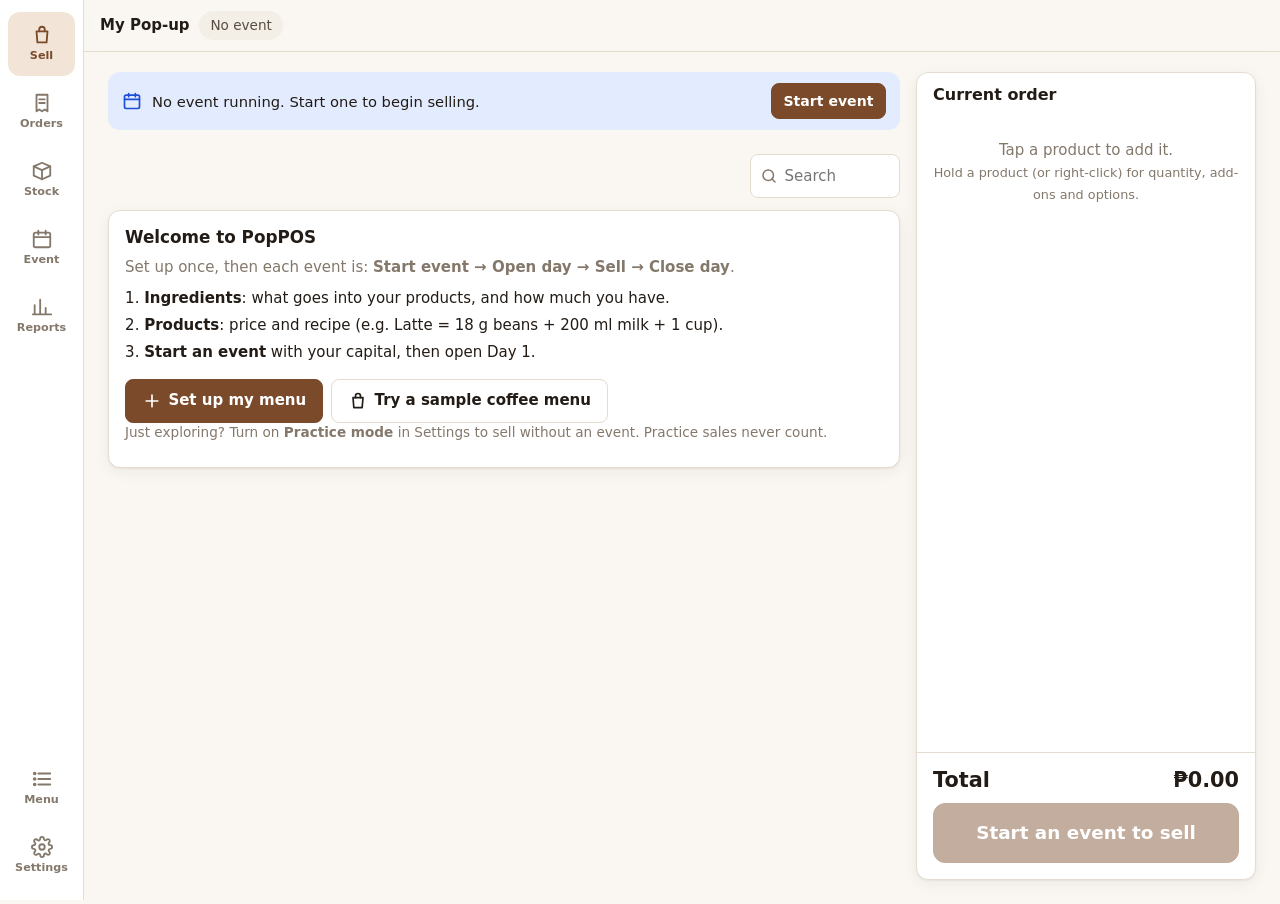
<file: index.html>
<!doctype html>
<html lang="en">
<head>
    <meta charset="utf-8">
    <meta name="viewport" content="width=device-width, initial-scale=1, viewport-fit=cover">
    <title>PopPOS</title>
    <meta name="description" content="Offline point-of-sale and inventory for pop-ups, markets and small cafés.">
    <meta name="theme-color" content="#faf7f2">
    <meta name="mobile-web-app-capable" content="yes">
    <meta name="apple-mobile-web-app-capable" content="yes">
    <meta name="apple-mobile-web-app-status-bar-style" content="default">
    <meta name="apple-mobile-web-app-title" content="PopPOS">
    <link rel="manifest" href="manifest.webmanifest">
    <link rel="icon" href="icons/icon.svg" type="image/svg+xml">
    <link rel="apple-touch-icon" href="icons/icon-192.png">
    <link rel="stylesheet" href="css/app.css">
</head>
<body>
    <div class="shell">
        <nav id="nav" class="nav" aria-label="Main"></nav>
        <div class="main">
            <header id="status" class="status"></header>
            <main id="view" class="view"></main>
        </div>
    </div>
    <div id="modals"></div>
    <div id="toasts" class="toasts" aria-live="polite"></div>
    <div id="tip" class="tip" role="tooltip" hidden></div>
    <noscript><p style="padding:2rem">PopPOS needs JavaScript enabled.</p></noscript>
    <script type="module" src="js/app.js"></script>
</body>
</html>
</file>
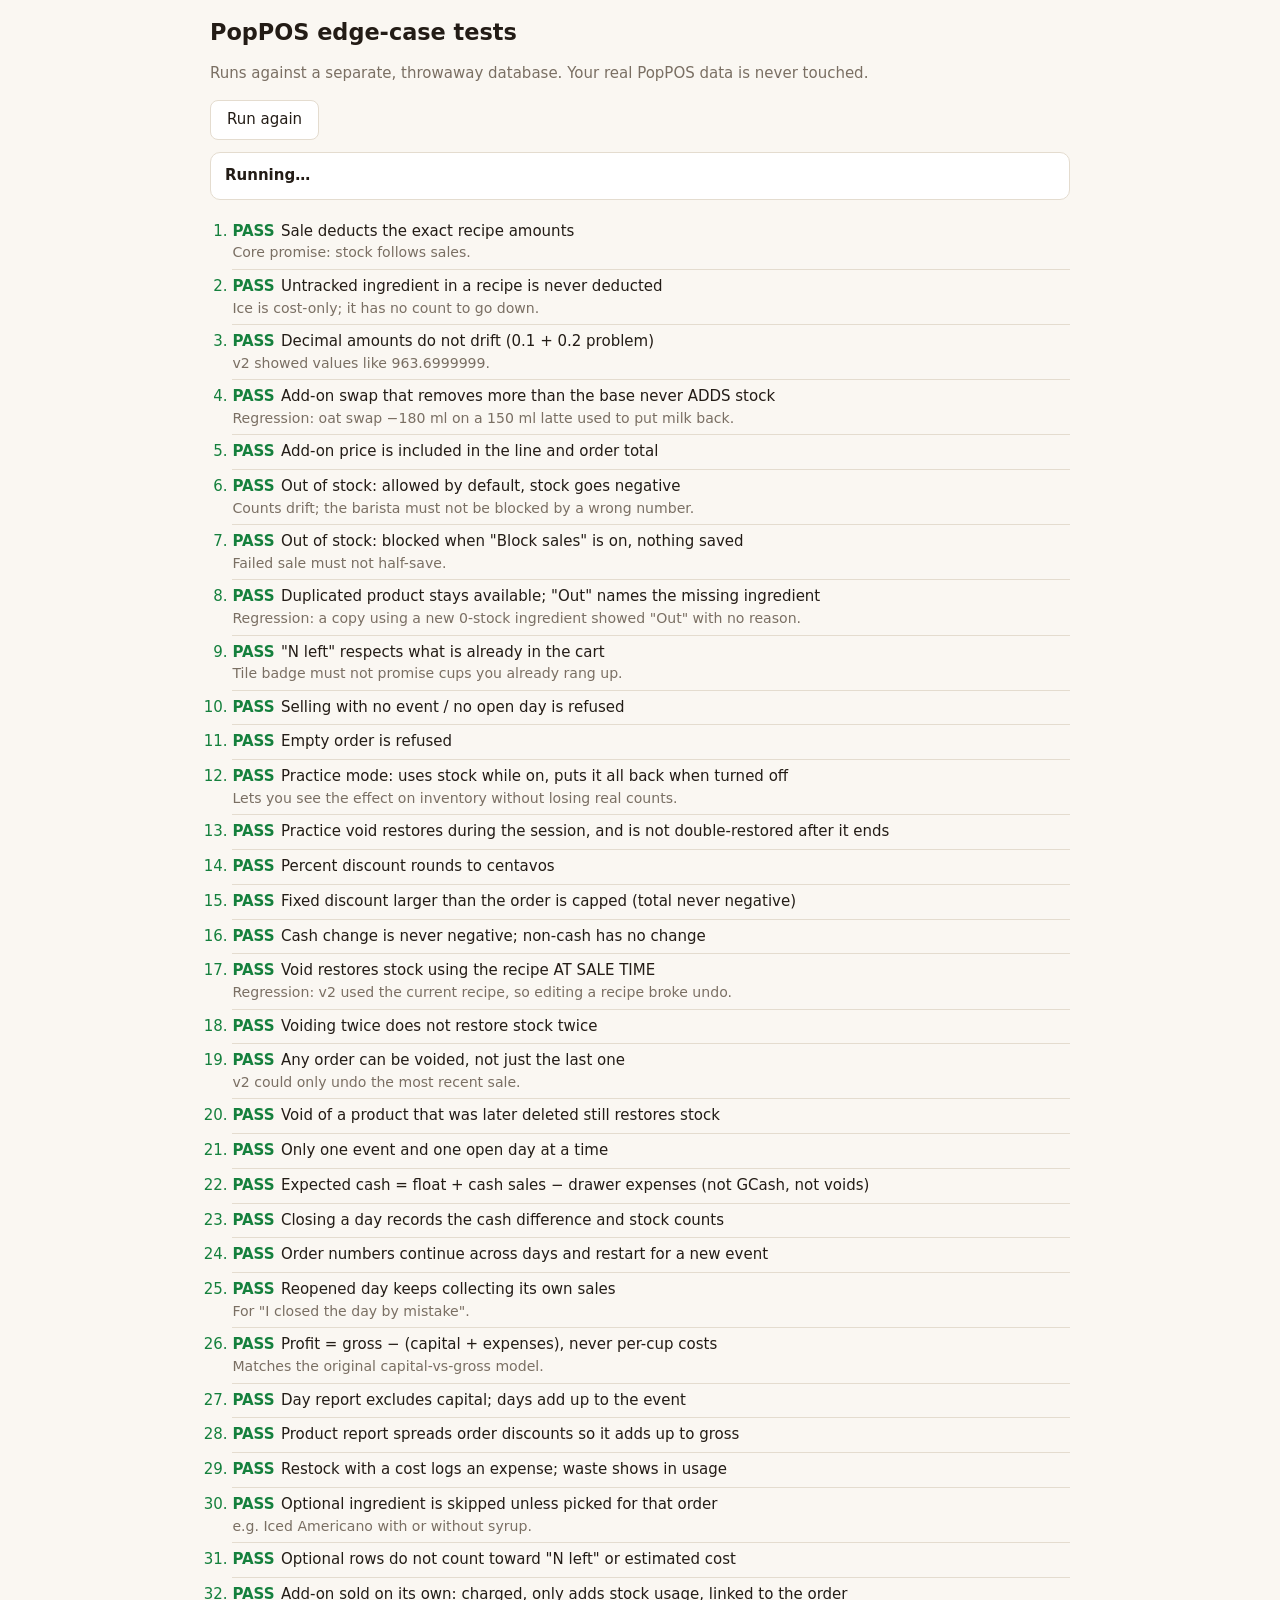
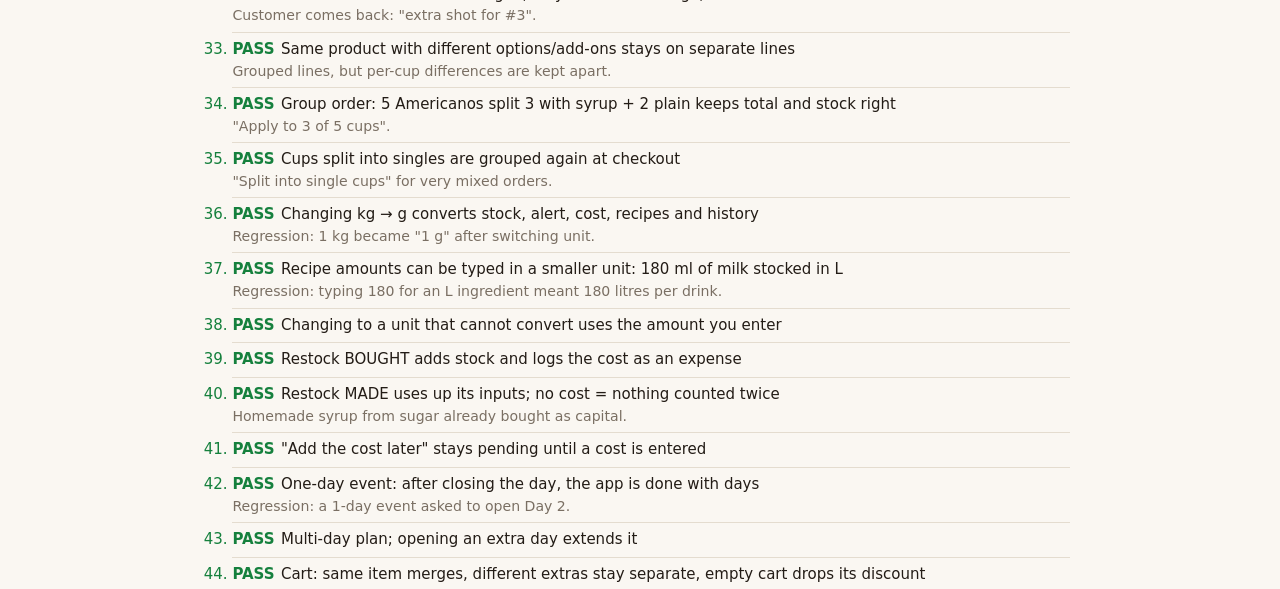
<file: tests/index.html>
<!doctype html>
<html lang="en">
<head>
    <meta charset="utf-8">
    <meta name="viewport" content="width=device-width, initial-scale=1">
    <title>PopPOS Edge Cases</title>
    <style>
        :root { --bg: #faf7f2; --surface: #fff; --text: #231c16; --muted: #7a6f63; --line: #e4dccf; --good: #15803d; --bad: #b91c1c; color-scheme: light; }
        @media (prefers-color-scheme: dark) {
            :root { --bg: #14110e; --surface: #1d1915; --text: #f3ede6; --muted: #9b8f82; --line: #3a3129; --good: #4ade80; --bad: #f87171; color-scheme: dark; }
        }
        body { margin: 0; padding: 16px; background: var(--bg); color: var(--text); font: 15px/1.45 system-ui, -apple-system, "Segoe UI", Roboto, sans-serif; }
        main { max-width: 860px; margin: 0 auto; }
        h1 { margin: 0 0 4px; font-size: 1.4rem; }
        .summary { margin: 12px 0; padding: 12px 14px; border-radius: 10px; background: var(--surface); border: 1px solid var(--line); font-weight: 700; }
        .summary.ok { border-color: var(--good); color: var(--good); }
        .summary.fail { border-color: var(--bad); color: var(--bad); }
        ol { padding-left: 1.4rem; }
        li { padding: 6px 0; border-bottom: 1px solid var(--line); }
        .pass::marker { color: var(--good); }
        .fail::marker { color: var(--bad); }
        .tag { font-weight: 700; margin-right: .4rem; }
        .pass .tag { color: var(--good); }
        .fail .tag { color: var(--bad); }
        .why { display: block; color: var(--muted); font-size: .88rem; }
        pre { white-space: pre-wrap; color: var(--bad); font-size: .82rem; margin: 4px 0 0; }
        button { font: inherit; padding: .5rem 1rem; border-radius: 8px; border: 1px solid var(--line); background: var(--surface); color: var(--text); cursor: pointer; }
        .muted { color: var(--muted); }
    </style>
</head>
<body>
    <main>
        <h1>PopPOS edge-case tests</h1>
        <p class="muted">Runs against a separate, throwaway database. Your real PopPOS data is never touched.</p>
        <button id="run">Run again</button>
        <div id="summary" class="summary">Running…</div>
        <ol id="results"></ol>
    </main>
    <script type="module" src="edge-cases.js"></script>
</body>
</html>
</file>
<file: css/app.css>
/* PopPOS v3 — one stylesheet, design tokens on :root, light + dark. */

:root {
    --bg: #faf7f2;
    --surface: #ffffff;
    --surface-2: #f3eee6;
    --line: #e4dccf;
    --text: #231c16;
    --text-2: #574d43;
    --muted: #84786b;
    --primary: #7a4a2a;
    --primary-hover: #64391e;
    --primary-ink: #ffffff;
    --primary-soft: #f2e5d7;
    --chart: #9a5b2e;
    --chart-track: #efe4d6;
    --good: #15803d; --good-soft: #dcf5e3;
    --warn: #a35204; --warn-soft: #fdf0d2;
    --bad: #b91c1c; --bad-soft: #fde2e2;
    --info: #1d4ed8; --info-soft: #e3ecff;
    --shadow: 0 1px 2px rgb(40 25 10 / .06), 0 4px 16px rgb(40 25 10 / .06);
    --shadow-lg: 0 10px 40px rgb(20 10 0 / .22);
    --r: 12px;
    --r-sm: 8px;
    --nav-h: 64px;
    --rail-w: 84px;
    --status-h: 52px;
    --safe-b: env(safe-area-inset-bottom, 0px);
    --font: system-ui, -apple-system, "Segoe UI", Roboto, "Helvetica Neue", Arial, sans-serif;
    color-scheme: light;
}

@media (prefers-color-scheme: dark) {
    :root:not([data-theme="light"]) {
        --bg: #14110e; --surface: #1d1915; --surface-2: #28221c; --line: #3a3129;
        --text: #f3ede6; --text-2: #cfc4b7; --muted: #9b8f82;
        --primary: #e0a46a; --primary-hover: #ebb682; --primary-ink: #1b1209; --primary-soft: #3a2a1c;
        --chart: #d9975a; --chart-track: #2f2720;
        --good: #4ade80; --good-soft: #13301f; --warn: #fbbf24; --warn-soft: #3a2c0c;
        --bad: #f87171; --bad-soft: #3d1717; --info: #93b4ff; --info-soft: #1a2541;
        --shadow: 0 1px 2px rgb(0 0 0 / .3); --shadow-lg: 0 10px 40px rgb(0 0 0 / .6);
        color-scheme: dark;
    }
}
:root[data-theme="dark"] {
    --bg: #14110e; --surface: #1d1915; --surface-2: #28221c; --line: #3a3129;
    --text: #f3ede6; --text-2: #cfc4b7; --muted: #9b8f82;
    --primary: #e0a46a; --primary-hover: #ebb682; --primary-ink: #1b1209; --primary-soft: #3a2a1c;
    --chart: #d9975a; --chart-track: #2f2720;
    --good: #4ade80; --good-soft: #13301f; --warn: #fbbf24; --warn-soft: #3a2c0c;
    --bad: #f87171; --bad-soft: #3d1717; --info: #93b4ff; --info-soft: #1a2541;
    --shadow: 0 1px 2px rgb(0 0 0 / .3); --shadow-lg: 0 10px 40px rgb(0 0 0 / .6);
    color-scheme: dark;
}

* { box-sizing: border-box; }
html { -webkit-text-size-adjust: 100%; }
body {
    margin: 0; background: var(--bg); color: var(--text); font: 15px/1.45 var(--font);
    -webkit-tap-highlight-color: transparent; overscroll-behavior-y: none;
}
h1, h2, h3 { margin: 0; line-height: 1.2; }
h1 { font-size: 1.5rem; font-weight: 700; }
h2 { font-size: 1.05rem; font-weight: 650; margin-bottom: .6rem; }
h3.sub { font-size: .9rem; font-weight: 600; margin: .8rem 0 .4rem; color: var(--text-2); }
p { margin: 0 0 .5rem; }
a { color: var(--primary); }
small { font-size: .8rem; }
button, input, select, textarea { font: inherit; color: inherit; }
kbd { font: 600 .7rem var(--font); }
[hidden] { display: none !important; }
.ic { width: 20px; height: 20px; flex: none; }
.muted { color: var(--muted); }
.small { font-size: .85rem; }
.center { text-align: center; }
.pre { white-space: pre-line; }
.grow { flex: 1 1 auto; min-width: 0; }
.mt { margin-top: .8rem; }
.pad { padding: 1rem; }
.pos { color: var(--good); }
.neg { color: var(--bad); }
.r { text-align: right; }
.sr { position: absolute; width: 1px; height: 1px; overflow: hidden; clip: rect(0 0 0 0); }
:focus-visible { outline: 2px solid var(--primary); outline-offset: 2px; }

/* ---------- shell ---------- */
.shell { min-height: 100dvh; }
.main { min-width: 0; }
.status {
    position: sticky; top: 0; z-index: 20; height: var(--status-h);
    display: flex; align-items: center; gap: .6rem; padding: 0 16px;
    background: color-mix(in srgb, var(--bg) 88%, transparent); backdrop-filter: blur(8px);
    border-bottom: 1px solid var(--line);
}
.brand { font-weight: 700; white-space: nowrap; overflow: hidden; text-overflow: ellipsis; max-width: 30vw; }
.pill {
    display: inline-flex; align-items: center; gap: .4rem; padding: .3rem .7rem; border-radius: 999px;
    background: var(--surface-2); color: var(--text-2); text-decoration: none; font-size: .85rem; white-space: nowrap;
    overflow: hidden; text-overflow: ellipsis; min-width: 0;
}
.pill .ic { width: 16px; height: 16px; }
.pill-live { background: var(--good-soft); color: var(--text); }
.pill-practice { background: var(--warn-soft); color: var(--warn); font-weight: 600; }
.pill-offline { background: var(--surface-2); }
.dot-live { width: 8px; height: 8px; border-radius: 50%; background: var(--good); flex: none; box-shadow: 0 0 0 3px color-mix(in srgb, var(--good) 25%, transparent); }

.nav {
    position: fixed; z-index: 30; left: 0; right: 0; bottom: 0;
    height: calc(var(--nav-h) + var(--safe-b)); padding-bottom: var(--safe-b);
    display: flex; background: var(--surface); border-top: 1px solid var(--line);
}
.nav-item {
    flex: 1; position: relative; display: flex; flex-direction: column; align-items: center; justify-content: center; gap: 2px;
    color: var(--muted); text-decoration: none; font-size: .7rem; font-weight: 600; min-width: 0;
}
.nav-item .ic { width: 22px; height: 22px; }
.nav-item.on { color: var(--primary); }
.nav-item.on::before { content: ""; position: absolute; top: 0; left: 25%; right: 25%; height: 3px; border-radius: 0 0 3px 3px; background: var(--primary); }
.nav-secondary { display: none; }
.nav-badge {
    position: absolute; top: 6px; left: calc(50% + 6px); min-width: 18px; height: 18px; padding: 0 5px; border-radius: 9px;
    background: var(--bad); color: #fff; font-size: .68rem; line-height: 18px; text-align: center;
}
.view { padding: 16px 16px calc(var(--nav-h) + var(--safe-b) + 24px); }

@media (min-width: 900px) {
    .shell { display: grid; grid-template-columns: var(--rail-w) 1fr; }
    .nav {
        position: sticky; top: 0; height: 100dvh; flex-direction: column; justify-content: flex-start; gap: 4px;
        padding: 12px 8px; border-top: 0; border-right: 1px solid var(--line);
    }
    .nav-item { flex: 0 0 64px; border-radius: var(--r); }
    .nav-item:hover { background: var(--surface-2); }
    .nav-item.on { background: var(--primary-soft); }
    .nav-item.on::before { display: none; }
    .nav-secondary { display: flex; }
    .nav-phone { display: none; }
    .nav-item:nth-child(6) { margin-top: auto; }
    .view { padding: 20px 24px 40px; }
}

/* ---------- generic components ---------- */
.page { max-width: 1100px; margin: 0 auto; display: flex; flex-direction: column; gap: 16px; }
.page-head { display: flex; flex-wrap: wrap; align-items: center; justify-content: space-between; gap: .75rem; }
.page-head p { margin: .25rem 0 0; }
.head-actions, .btn-row { display: flex; flex-wrap: wrap; gap: .5rem; align-items: center; }
.row-between { display: flex; justify-content: space-between; align-items: center; gap: .5rem; flex-wrap: wrap; }
.row-between h2 { margin: 0; }
.toolbar { display: flex; flex-wrap: wrap; gap: .6rem; align-items: center; }
.card { background: var(--surface); border: 1px solid var(--line); border-radius: var(--r); padding: 16px; box-shadow: var(--shadow); }
.hero-card { display: flex; flex-wrap: wrap; align-items: center; justify-content: space-between; gap: 1rem; }
.hero-card p { max-width: 52ch; }
.grid-2 { display: grid; gap: 16px; }
@media (min-width: 900px) { .grid-2 { grid-template-columns: 1fr 1fr; } }

.btn {
    display: inline-flex; align-items: center; justify-content: center; gap: .4rem;
    min-height: 44px; padding: .55rem 1rem; border-radius: var(--r-sm); border: 1px solid var(--line);
    background: var(--surface); color: var(--text); font-weight: 600; cursor: pointer; text-decoration: none;
    transition: background .12s, border-color .12s, transform .06s; white-space: nowrap; user-select: none;
}
.btn:hover:not(:disabled) { background: var(--surface-2); }
.btn:active:not(:disabled) { transform: scale(.98); }
.btn:disabled { opacity: .45; cursor: not-allowed; }
.btn-primary { background: var(--primary); border-color: var(--primary); color: var(--primary-ink); }
.btn-primary:hover:not(:disabled) { background: var(--primary-hover); border-color: var(--primary-hover); }
.btn-danger { background: var(--bad); border-color: var(--bad); color: #fff; }
.btn-danger:hover:not(:disabled) { background: color-mix(in srgb, var(--bad) 85%, #000); }
.btn-danger-ghost { background: transparent; border-color: transparent; color: var(--bad); }
.btn-danger-ghost:hover:not(:disabled) { background: var(--bad-soft); }
.btn-ghost { background: transparent; border-color: transparent; }
.btn-sm { min-height: 36px; padding: .35rem .7rem; font-size: .88rem; }
.btn-sm .ic { width: 16px; height: 16px; }
.btn-lg { min-height: 52px; font-size: 1.05rem; }
.btn-xl { min-height: 60px; font-size: 1.15rem; border-radius: var(--r); }
.btn-block { width: 100%; }
.icon-btn {
    display: inline-grid; place-items: center; width: 40px; height: 40px; border-radius: var(--r-sm);
    border: 0; background: transparent; color: var(--text-2); cursor: pointer;
}
.icon-btn:hover:not(:disabled) { background: var(--surface-2); color: var(--text); }
.icon-btn:disabled { opacity: .3; }
.icon-btn.lg { width: 56px; height: 56px; background: var(--surface-2); }
.icon-btn.lg .ic { width: 26px; height: 26px; }

.chips { display: flex; gap: .4rem; overflow-x: auto; scrollbar-width: none; padding: 2px; }
.chips::-webkit-scrollbar { display: none; }
.chips.wrap { flex-wrap: wrap; overflow: visible; }
.chip {
    flex: none; min-height: 38px; padding: .35rem .9rem; border-radius: 999px; border: 1px solid var(--line);
    background: var(--surface); color: var(--text-2); font-weight: 600; cursor: pointer; font-size: .9rem;
}
.chip.on { background: var(--chip, var(--primary)); border-color: var(--chip, var(--primary)); color: #fff; }
.chip-check { display: inline-flex; }
.chip-check input { position: absolute; opacity: 0; }
.chip-check span { padding: .35rem .8rem; border-radius: 999px; border: 1px solid var(--line); cursor: pointer; font-size: .9rem; }
.chip-check input:checked + span { background: var(--primary-soft); border-color: var(--primary); color: var(--text); font-weight: 600; }
.chip-check input:focus-visible + span { outline: 2px solid var(--primary); }

.seg { display: flex; padding: 3px; gap: 3px; background: var(--surface-2); border-radius: var(--r-sm); }
.seg-btn {
    flex: 1; min-height: 40px; padding: .3rem .8rem; border: 0; border-radius: 6px; background: transparent;
    color: var(--text-2); font-weight: 600; cursor: pointer; white-space: nowrap;
}
.seg-btn.on { background: var(--surface); color: var(--text); box-shadow: var(--shadow); }
.seg-btn:disabled { opacity: .4; }
.seg-sm .seg-btn { min-height: 34px; font-size: .88rem; }

.badge { display: inline-block; padding: .1rem .5rem; border-radius: 999px; font-size: .72rem; font-weight: 700; }
.badge.warn { background: var(--warn-soft); color: var(--warn); }
.badge.bad { background: var(--bad-soft); color: var(--bad); }
.swatch { width: 12px; height: 36px; border-radius: 4px; background: var(--sw); flex: none; }

.banner {
    display: flex; align-items: center; gap: .6rem; padding: .7rem .9rem; border-radius: var(--r);
    background: var(--info-soft); font-size: .92rem;
}
.banner > span { flex: 1; }
.banner-info .ic { color: var(--info); }
.banner-practice, .banner-warn { background: var(--warn-soft); }
.banner-practice .ic, .banner-warn .ic { color: var(--warn); }
.banner-bad { background: var(--bad-soft); }
.banner-bad .ic { color: var(--bad); }

.hint { padding: .6rem .8rem; border-radius: var(--r-sm); background: var(--surface-2); font-size: .88rem; display: flex; gap: .5rem; align-items: flex-start; }
.hint.warn { background: var(--warn-soft); }
.hint.warn .ic { color: var(--warn); }
.hint.bad { background: var(--bad-soft); }

/* lists & tables */
.list { list-style: none; margin: 0; padding: 0; display: flex; flex-direction: column; }
.list-item {
    display: flex; align-items: center; gap: .75rem; padding: .7rem .2rem; border-bottom: 1px solid var(--line);
    color: inherit; text-decoration: none;
}
.list-item:last-child { border-bottom: 0; }
.list-item > div > small, .list-item small.muted { display: block; }
.list.compact .list-item { padding: .45rem .1rem; }
.clickable { cursor: pointer; }
.list-item.clickable:hover, tr.clickable:hover { background: var(--surface-2); }
.list-item.void { opacity: .55; }
.list-item.void b { text-decoration: line-through; }
.list-item.inactive { opacity: .55; }
.big-links .list-item { padding: 1rem .5rem; }
.big-links .ic { width: 26px; height: 26px; color: var(--primary); }
.orders .list-item { background: var(--surface); padding: .75rem; border: 1px solid var(--line); border-radius: var(--r-sm); margin-bottom: 6px; }
.order-num { font-weight: 800; color: var(--primary); min-width: 2.6rem; }
.table-wrap { overflow-x: auto; margin: 0 -4px; }
.table { width: 100%; border-collapse: collapse; font-size: .9rem; font-variant-numeric: tabular-nums; }
.table th { text-align: left; font-weight: 600; color: var(--muted); font-size: .78rem; padding: .4rem .5rem; border-bottom: 1px solid var(--line); white-space: nowrap; }
.table td { padding: .55rem .5rem; border-bottom: 1px solid var(--line); vertical-align: top; }
.table th.r, .table td.r { text-align: right; white-space: nowrap; }
.table tr.current td { background: var(--primary-soft); }
.table.small { font-size: .82rem; }

/* forms */
.form { display: flex; flex-direction: column; gap: .85rem; }
.field { display: flex; flex-direction: column; gap: .3rem; min-width: 0; margin: 0; border: 0; padding: 0; }
.field > span, .field > legend { font-weight: 600; font-size: .88rem; color: var(--text-2); }
fieldset.field { border: 1px solid var(--line); border-radius: var(--r-sm); padding: .75rem; gap: .6rem; }
fieldset.field > legend { padding: 0 .3rem; }
input:not([type=checkbox]):not([type=radio]):not([type=file]), select, textarea {
    width: 100%; min-height: 44px; padding: .55rem .7rem; border: 1px solid var(--line); border-radius: var(--r-sm);
    background: var(--surface); outline: none;
}
textarea { min-height: auto; resize: vertical; }
input:focus, select:focus, textarea:focus { border-color: var(--primary); box-shadow: 0 0 0 3px color-mix(in srgb, var(--primary) 18%, transparent); }
input[type=number] { font-variant-numeric: tabular-nums; }
.row2 { display: grid; gap: .75rem; grid-template-columns: 1fr; align-items: end; }
@media (min-width: 560px) { .row2 { grid-template-columns: 1fr 1fr; } }
.check { display: flex; align-items: center; gap: .6rem; min-height: 44px; cursor: pointer; }
.check input { width: 20px; height: 20px; accent-color: var(--primary); }
details > summary { cursor: pointer; font-weight: 600; padding: .3rem 0; color: var(--text-2); }
details[open] > summary { margin-bottom: .5rem; }
.inline-add { display: flex; gap: .5rem; margin-top: .6rem; }
.inline-add .w-num { max-width: 90px; }
.search { position: relative; display: flex; align-items: center; min-width: 140px; }
.search .ic { position: absolute; left: 10px; width: 18px; height: 18px; color: var(--muted); pointer-events: none; }
.search input { padding-left: 2.1rem !important; }

.switch { position: relative; display: inline-block; width: 46px; height: 28px; flex: none; }
.switch input { position: absolute; inset: 0; opacity: 0; margin: 0; cursor: pointer; z-index: 1; }
.switch span { position: absolute; inset: 0; border-radius: 14px; background: var(--line); transition: background .15s; }
.switch span::after { content: ""; position: absolute; top: 3px; left: 3px; width: 22px; height: 22px; border-radius: 50%; background: #fff; box-shadow: 0 1px 3px rgb(0 0 0 / .3); transition: transform .15s; }
.switch input:checked + span { background: var(--primary); }
.switch input:checked + span::after { transform: translateX(18px); }
.switch input:focus-visible + span { outline: 2px solid var(--primary); outline-offset: 2px; }
.toggle-row { display: flex; align-items: center; gap: 1rem; padding: .6rem 0; border-bottom: 1px solid var(--line); cursor: pointer; }
.toggle-row small { display: block; }

/* KPIs & meters */
.kpis { display: grid; gap: 12px; grid-template-columns: repeat(2, minmax(0, 1fr)); }
@media (min-width: 900px) { .kpis { grid-template-columns: repeat(4, minmax(0, 1fr)); } }
.kpi { background: var(--surface); border: 1px solid var(--line); border-radius: var(--r); padding: 14px; display: flex; flex-direction: column; gap: 2px; box-shadow: var(--shadow); min-width: 0; }
.kpi-label { font-size: .8rem; color: var(--muted); font-weight: 600; }
.kpi-value { font-size: 1.45rem; font-weight: 700; font-variant-numeric: tabular-nums; overflow-wrap: anywhere; }
.kpi-sub { font-size: .78rem; color: var(--muted); }
.meter { height: 10px; border-radius: 5px; background: var(--chart-track); overflow: hidden; margin-top: .4rem; }
.meter-fill { height: 100%; border-radius: 5px; background: var(--chart); transition: width .3s; }
.meter-good .meter-fill, .meter-ok .meter-fill { background: var(--good); }
.meter-warn .meter-fill { background: var(--warn); }
.meter-bad .meter-fill { background: var(--bad); }

/* charts */
.chart { width: 100%; height: auto; display: block; }
.ch-grid, .ch-base { stroke: var(--line); stroke-width: 1; }
.ch-axis { fill: var(--muted); font: 13px var(--font); }
.ch-bar { fill: var(--chart); }
.ch-hit { fill: transparent; }
g[data-tip]:hover .ch-bar { fill: var(--primary-hover); }
.barlist { display: flex; flex-direction: column; gap: 10px; }
.barlist-row { display: grid; grid-template-columns: minmax(90px, 34%) 1fr auto; gap: .6rem; align-items: center; font-size: .9rem; }
.barlist-label { display: flex; flex-direction: column; min-width: 0; }
.barlist-label span { white-space: nowrap; overflow: hidden; text-overflow: ellipsis; font-weight: 600; }
.barlist-label small { color: var(--muted); }
.barlist-track { height: 14px; }
.barlist-fill { height: 100%; background: var(--chart); border-radius: 0 4px 4px 0; max-width: 100%; }
.barlist-row:hover .barlist-fill { background: var(--primary-hover); }
.barlist-value { font-variant-numeric: tabular-nums; font-weight: 600; text-align: right; }
.tip {
    position: fixed; z-index: 100; pointer-events: none; padding: .35rem .6rem; border-radius: 6px;
    background: var(--text); color: var(--bg); font-size: .8rem; max-width: 260px; box-shadow: var(--shadow-lg);
}
.notes { margin: .8rem 0 0; padding-left: 1.1rem; color: var(--text-2); font-size: .9rem; }

/* ---------- modal ---------- */
.modal-wrap {
    position: fixed; inset: 0; z-index: 50; display: flex; align-items: flex-end; justify-content: center;
    background: rgb(15 10 5 / .45); animation: fade .15s ease-out;
}
.modal-wrap.out { opacity: 0; transition: opacity .15s; }
.modal {
    width: 100%; max-height: 92dvh; display: flex; flex-direction: column; background: var(--surface);
    border-radius: 18px 18px 0 0; box-shadow: var(--shadow-lg); animation: up .18s ease-out;
    padding-bottom: var(--safe-b);
}
@media (min-width: 640px) {
    .modal-wrap { align-items: center; padding: 16px; }
    .modal { border-radius: 16px; max-height: 88dvh; }
    .modal-s { max-width: 440px; } .modal-m { max-width: 560px; } .modal-l { max-width: 720px; }
}
.modal-head { display: flex; align-items: center; justify-content: space-between; gap: 1rem; padding: 14px 16px 10px; border-bottom: 1px solid var(--line); }
.modal-head h2 { margin: 0; font-size: 1.15rem; }
.modal-body { padding: 16px; overflow-y: auto; display: flex; flex-direction: column; gap: .85rem; }
.modal-foot { display: flex; flex-wrap: wrap; gap: .5rem; align-items: center; padding: 12px 16px; border-top: 1px solid var(--line); }
@keyframes fade { from { opacity: 0; } }
@keyframes up { from { transform: translateY(24px); opacity: .6; } }

/* ---------- toasts ---------- */
.toasts {
    position: fixed; z-index: 60; left: 50%; transform: translateX(-50%); top: calc(var(--status-h) + 8px + env(safe-area-inset-top, 0px));
    display: flex; flex-direction: column; gap: 8px; width: min(440px, calc(100vw - 32px)); pointer-events: none;
}
@media (min-width: 900px) { .toasts { left: auto; right: 24px; transform: none; } }
.toast {
    display: flex; align-items: center; gap: .75rem; padding: .7rem .9rem; border-radius: var(--r);
    background: var(--text); color: var(--bg); box-shadow: var(--shadow-lg); pointer-events: auto;
    animation: up .18s ease-out; font-size: .92rem; transition: opacity .3s, transform .3s;
}
.toast.out { opacity: 0; transform: translateY(-8px); }
.toast-msg { flex: 1; }
.toast-success { border-left: 5px solid var(--good); }
.toast-error { border-left: 5px solid var(--bad); }
.toast-warn { border-left: 5px solid var(--warn); }
.toast-btn { border: 0; background: transparent; color: var(--primary-soft); font-weight: 700; cursor: pointer; padding: .3rem .4rem; text-transform: uppercase; font-size: .8rem; letter-spacing: .03em; }
:root[data-theme="dark"] .toast-btn { color: var(--primary-ink); }

/* ---------- sell ---------- */
.view[data-route="sell"] { padding-bottom: calc(var(--nav-h) + var(--safe-b) + 84px); }
.sell { display: grid; gap: 16px; align-items: start; }
.sell-main { display: flex; flex-direction: column; gap: 12px; min-width: 0; }
.sell-toolbar { display: flex; gap: .6rem; align-items: center; }
.sell-toolbar .chips { flex: 1; min-width: 0; }
.sell-toolbar .search { width: 150px; flex: none; }
.queue { display: flex; gap: 8px; align-items: stretch; overflow-x: auto; padding-bottom: 4px; scrollbar-width: thin; }
.queue-label { flex: none; align-self: center; font-size: .75rem; font-weight: 700; color: var(--warn); text-transform: uppercase; letter-spacing: .05em; writing-mode: initial; }
.queue-chip {
    flex: none; max-width: 220px; display: flex; flex-direction: column; align-items: flex-start; text-align: left;
    padding: .45rem .7rem; border-radius: var(--r-sm); border: 1px solid color-mix(in srgb, var(--warn) 40%, var(--line));
    background: var(--warn-soft); cursor: pointer; font-size: .88rem;
}
.queue-chip small { color: var(--text-2); white-space: nowrap; overflow: hidden; text-overflow: ellipsis; max-width: 200px; }

.tile-grid { display: grid; gap: 10px; grid-template-columns: repeat(auto-fill, minmax(140px, 1fr)); }
.tile-grid.tiles-s { grid-template-columns: repeat(auto-fill, minmax(112px, 1fr)); }
.tile-grid.tiles-l { grid-template-columns: repeat(auto-fill, minmax(176px, 1fr)); }
.tile {
    position: relative; min-height: 96px; padding: 12px 12px 10px; border-radius: var(--r);
    border: 1px solid var(--line); background: var(--surface); box-shadow: var(--shadow), inset 0 4px 0 var(--tile, transparent);
    display: flex; flex-direction: column; align-items: flex-start; justify-content: space-between; gap: 6px;
    text-align: left; cursor: pointer; user-select: none; -webkit-user-select: none; -webkit-touch-callout: none;
    transition: transform .06s, border-color .12s;
}
.tiles-l .tile { min-height: 124px; }
.tiles-s .tile { min-height: 78px; padding: 10px; }
.tile:hover { border-color: var(--primary); }
.tile:active { transform: scale(.97); }
.tile-name { font-weight: 650; font-size: 1rem; line-height: 1.2; padding-right: 1.4rem; }
.tiles-l .tile-name { font-size: 1.1rem; }
.tile-price { color: var(--text-2); font-variant-numeric: tabular-nums; font-weight: 600; }
.tile-badge { position: absolute; right: 8px; bottom: 8px; padding: .05rem .45rem; border-radius: 999px; font-size: .7rem; font-weight: 700; }
.tile-badge.warn { background: var(--warn-soft); color: var(--warn); }
.tile-badge.bad { background: var(--bad); color: #fff; }
.tile.out { background: var(--surface-2); }
.tile.out .tile-name, .tile.out .tile-price { opacity: .6; }
.tile:disabled { cursor: not-allowed; }
.tile-count {
    position: absolute; top: 8px; right: 8px; min-width: 24px; height: 24px; padding: 0 6px; border-radius: 12px;
    background: var(--primary); color: var(--primary-ink); font-weight: 800; font-size: .8rem; display: grid; place-items: center;
}
.tile-key { display: none; position: absolute; left: 8px; bottom: 8px; color: var(--muted); border: 1px solid var(--line); border-radius: 4px; padding: 0 4px; }
.tile-opts { position: absolute; right: 10px; bottom: 6px; color: var(--muted); font-size: .7rem; letter-spacing: 1px; }
.tile-badge ~ .tile-opts { display: none; }
@media (pointer: fine) and (min-width: 900px) { .tile-key { display: block; } .tile-key ~ .tile-price { margin-left: 1.6rem; } }

/* cart: bottom sheet on phones, side panel on wide screens */
.cart {
    position: fixed; z-index: 25; left: 0; right: 0; bottom: calc(var(--nav-h) + var(--safe-b));
    background: var(--surface); border-top: 1px solid var(--line); box-shadow: 0 -6px 24px rgb(0 0 0 / .08);
}
.cart-bar {
    width: 100%; height: 64px; display: flex; align-items: center; gap: .8rem; padding: 0 16px; border: 0;
    background: var(--primary); color: var(--primary-ink); font-weight: 700; font-size: 1.05rem; cursor: pointer;
}
.cart-bar > span:first-child { flex: 1; text-align: left; }
.cart-bar-total { font-size: 1.2rem; font-variant-numeric: tabular-nums; }
.cart-bar-total.bump { animation: bump .25s; }
@keyframes bump { 50% { transform: scale(1.15); } }
.cart-panel { display: none; }
.cart.expanded { top: var(--status-h); display: flex; flex-direction: column; }
.cart.expanded .cart-panel { display: flex; flex-direction: column; flex: 1; min-height: 0; }
.cart-head { display: flex; align-items: center; justify-content: space-between; padding: 12px 16px 4px; }
.cart-head h2 { margin: 0; }
.lines { list-style: none; margin: 0; padding: 0 8px; overflow-y: auto; flex: 1; min-height: 0; }
.line { display: flex; align-items: center; gap: .3rem; border-bottom: 1px solid var(--line); }
.line-main {
    flex: 1; min-width: 0; display: grid; grid-template-columns: 1fr auto; column-gap: .5rem; padding: .6rem .5rem;
    border: 0; background: transparent; text-align: left; cursor: pointer; border-radius: var(--r-sm);
}
.line-main:hover { background: var(--surface-2); }
.line-name { font-weight: 600; }
.line-mods { grid-column: 1; font-size: .8rem; color: var(--muted); }
.line-price { grid-column: 2; grid-row: 1; font-variant-numeric: tabular-nums; font-weight: 600; }
.stepper { display: flex; align-items: center; gap: 2px; }
.stepper span { min-width: 1.6rem; text-align: center; font-weight: 700; font-variant-numeric: tabular-nums; }
.cart-empty { flex: 1; padding: 2rem 1rem; text-align: center; color: var(--muted); }
.cart-foot { padding: 12px 16px 16px; border-top: 1px solid var(--line); display: flex; flex-direction: column; gap: .5rem; }
.cart-row { display: flex; justify-content: space-between; align-items: center; font-size: .92rem; }
.cart-total { display: flex; justify-content: space-between; font-size: 1.3rem; font-weight: 800; font-variant-numeric: tabular-nums; }

@media (min-width: 900px) {
    .view[data-route="sell"] { padding-bottom: 24px; }
    .sell { grid-template-columns: minmax(0, 1fr) 340px; }
    .cart {
        position: sticky; top: calc(var(--status-h) + 20px); left: auto; right: auto; bottom: auto;
        height: calc(100dvh - var(--status-h) - 40px); display: flex; flex-direction: column;
        border: 1px solid var(--line); border-radius: var(--r); box-shadow: var(--shadow); overflow: hidden;
    }
    .cart-bar { display: none; }
    .cart-panel { display: flex; flex-direction: column; flex: 1; min-height: 0; }
}
@media (min-width: 1300px) { .sell { grid-template-columns: minmax(0, 1fr) 380px; } }

/* charge / item dialogs */
.charge-total { font-size: 2.6rem; font-weight: 800; text-align: center; font-variant-numeric: tabular-nums; letter-spacing: -.02em; }
.tender { display: grid; grid-template-columns: repeat(3, 1fr); gap: 8px; margin-bottom: .6rem; }
.opts { display: grid; grid-template-columns: repeat(auto-fill, minmax(130px, 1fr)); gap: 8px; }
.opt {
    min-height: 52px; padding: .45rem .7rem; border-radius: var(--r-sm); border: 1px solid var(--line); background: var(--surface);
    display: flex; flex-direction: column; align-items: flex-start; justify-content: center; cursor: pointer; text-align: left;
}
.opt span { font-weight: 650; }
.opt small { color: var(--muted); }
.opt.on { border-color: var(--primary); background: var(--primary-soft); box-shadow: inset 0 0 0 1px var(--primary); }
.tender .opt { align-items: center; font-variant-numeric: tabular-nums; }
.change { display: flex; justify-content: space-between; align-items: baseline; padding: .6rem .8rem; border-radius: var(--r-sm); background: var(--surface-2); margin-top: .4rem; }
.change b { font-size: 1.5rem; font-variant-numeric: tabular-nums; }
.qty-big { display: flex; align-items: center; justify-content: center; gap: 12px; }
.qty-big input { max-width: 110px; text-align: center; font-size: 1.6rem !important; font-weight: 700; min-height: 56px !important; }
.opt-total { display: flex; justify-content: space-between; font-size: 1.05rem; padding-top: .3rem; border-top: 1px solid var(--line); }
.more-opts summary { font-size: .9rem; }

/* event / stock / menu */
.day-card { display: flex; flex-wrap: wrap; align-items: center; justify-content: space-between; gap: .8rem; }
.day-card.open { border-color: color-mix(in srgb, var(--good) 45%, var(--line)); background: color-mix(in srgb, var(--good-soft) 45%, var(--surface)); }
.day-card .dot-live { display: inline-block; margin-right: .4rem; vertical-align: middle; }
.summary-grid { display: grid; grid-template-columns: 1fr 1fr; gap: 8px; }
.summary-grid div { background: var(--surface-2); border-radius: var(--r-sm); padding: .6rem .7rem; display: flex; flex-direction: column; }
.summary-grid b { font-size: 1.15rem; font-variant-numeric: tabular-nums; }
.cap-row, .recipe-row { display: grid; grid-template-columns: 1fr 110px 40px; gap: 6px; align-items: center; margin-bottom: 6px; }
.recipe-row { grid-template-columns: 1fr 84px 76px 40px; }
.recipe-row [data-unit] { padding-inline: .45rem; min-width: 0; }
.recipe-row .unit { color: var(--muted); font-size: .85rem; }
.count-grid { display: flex; flex-direction: column; gap: 6px; }
.count-row { display: grid; grid-template-columns: 1fr 110px 44px; gap: 8px; align-items: center; }
.count-row small { color: var(--muted); }

.stock-list { list-style: none; margin: 0; padding: 0; display: grid; gap: 12px; grid-template-columns: repeat(auto-fill, minmax(290px, 1fr)); }
.stock-item { background: var(--surface); border: 1px solid var(--line); border-radius: var(--r); padding: 14px; box-shadow: var(--shadow); display: flex; flex-direction: column; gap: .5rem; }
.stock-item.warn { border-color: color-mix(in srgb, var(--warn) 50%, var(--line)); }
.stock-item.bad { border-color: color-mix(in srgb, var(--bad) 50%, var(--line)); }
.stock-top { display: flex; justify-content: space-between; align-items: baseline; gap: .5rem; }
.stock-name { border: 0; background: none; padding: 0; font-weight: 650; font-size: 1rem; cursor: pointer; text-align: left; text-decoration: underline dotted var(--muted); text-underline-offset: 3px; }
.stock-qty { font-size: 1.25rem; font-weight: 700; font-variant-numeric: tabular-nums; white-space: nowrap; }
.stock-meta { display: flex; flex-wrap: wrap; gap: .6rem; font-size: .8rem; min-height: 1.2em; }
.stock-actions { display: flex; flex-wrap: wrap; gap: 6px; }
.menu-main { border: 0; background: none; padding: 0; text-align: left; cursor: pointer; display: flex; flex-direction: column; }
.menu-main small { display: block; }
.updown { display: flex; flex-direction: column; }
.updown .icon-btn { height: 28px; }
.swatches { display: flex; flex-wrap: wrap; gap: 8px; }
.sw { width: 36px; height: 36px; border-radius: 50%; border: 2px solid var(--line); background: var(--sw); cursor: pointer; display: grid; place-items: center; color: var(--muted); }
.sw.on { box-shadow: 0 0 0 3px var(--surface), 0 0 0 5px var(--primary); }
.sw .ic { width: 16px; height: 16px; }
.receipt { list-style: none; margin: 0; padding: 0; font-variant-numeric: tabular-nums; }
.receipt li { display: flex; justify-content: space-between; gap: 1rem; padding: .35rem 0; border-bottom: 1px dashed var(--line); }
.receipt li small { display: block; color: var(--muted); }
.receipt li.total { font-weight: 800; font-size: 1.1rem; border-bottom: 0; }
.printer-status { display: flex; align-items: center; gap: .5rem; padding: .6rem .8rem; border-radius: var(--r-sm); background: var(--surface-2); margin-bottom: .6rem; }
.printer-status.on { background: var(--good-soft); }
.danger-zone { margin-top: 1rem; }
.danger-zone summary { color: var(--bad); }
.onboarding { grid-column: 1 / -1; }
.steps { margin: .6rem 0 1rem; padding-left: 1.2rem; display: flex; flex-direction: column; gap: .3rem; }

@media (max-width: 520px) {
    h1 { font-size: 1.3rem; }
    .brand { display: none; }
    .tile-grid { grid-template-columns: repeat(auto-fill, minmax(124px, 1fr)); }
    .kpi-value { font-size: 1.2rem; }
    .hide-sm { display: none; }
    .stock-actions .btn .ic { display: none; }
    .stock-actions .btn-ghost .ic { display: block; }
    .sell-toolbar .search { width: 108px; }
}
.stock-actions .btn { flex: 1 1 0; padding-inline: .4rem; }
.stock-actions .btn-ghost { flex: 0 0 auto; }

@media (prefers-reduced-motion: reduce) {
    *, *::before, *::after { animation: none !important; transition: none !important; }
}

@media print {
    .nav, .status, .no-print, .toasts, .tip, .btn, #modals { display: none !important; }
    body { background: #fff; color: #000; }
    .view { padding: 0; }
    .card, .kpi { box-shadow: none; break-inside: avoid; }
    .shell { display: block; }
}

/* ---------- v3.1 additions ---------- */
.line-body { flex: 1; min-width: 0; padding-bottom: .35rem; }
.line-body .line-main { width: 100%; }
.line-main.static { cursor: default; }
.line-main.static:hover { background: transparent; }
.line-addon .line-name { color: var(--text-2); }
.line-chips { display: flex; flex-wrap: wrap; gap: 6px; padding: 0 .5rem; }
.mini-chip {
    display: inline-flex; align-items: center; gap: .25rem; min-height: 32px; padding: .2rem .65rem; border-radius: 999px;
    border: 1px dashed var(--line); background: transparent; color: var(--text-2); font-size: .82rem; font-weight: 600; cursor: pointer;
}
.mini-chip .ic { width: 14px; height: 14px; }
.mini-chip.on { border-style: solid; border-color: var(--primary); background: var(--primary-soft); color: var(--text); }
.mini-chip.ghost { border-style: solid; }
.recipe-row.has-opt { grid-template-columns: 1fr 84px 76px auto 40px; }
.opt-toggle { display: inline-flex; align-items: center; gap: .3rem; font-size: .82rem; color: var(--text-2); cursor: pointer; white-space: nowrap; }
.opt-toggle input { width: 18px; height: 18px; accent-color: var(--primary); }
.onhand { font-size: 1.1rem; font-variant-numeric: tabular-nums; min-height: 44px; display: flex; align-items: center; }
.pending-card { border-color: color-mix(in srgb, var(--warn) 50%, var(--line)); }
.hint > span { flex: 1; }
@media (max-width: 520px) {
    .recipe-row.has-opt { grid-template-columns: 84px 76px 1fr 40px; }
    .recipe-row.has-opt [data-ing] { grid-column: 1 / -1; }
}
.cart-head { gap: .4rem; }
.cart-head h2 { white-space: nowrap; font-size: 1rem; }
.cart-head .head-actions { flex-wrap: nowrap; gap: 2px; }
.cart-head .btn-sm { padding-inline: .5rem; }
.apply-row { display: flex; align-items: center; gap: .6rem; flex-wrap: wrap; padding: .5rem .7rem; border-radius: var(--r-sm); background: var(--surface-2); }
.apply-label { font-weight: 600; color: var(--text-2); }
.apply-stepper { flex: 1; justify-content: center; gap: .5rem; }
.apply-stepper b { font-size: 1.4rem; font-variant-numeric: tabular-nums; }
.apply-row .chip.on { background: var(--primary); border-color: var(--primary); color: var(--primary-ink); }
.split-btn { align-self: flex-start; }
.field-note { display: block; margin-top: -.45rem; }
</file>
